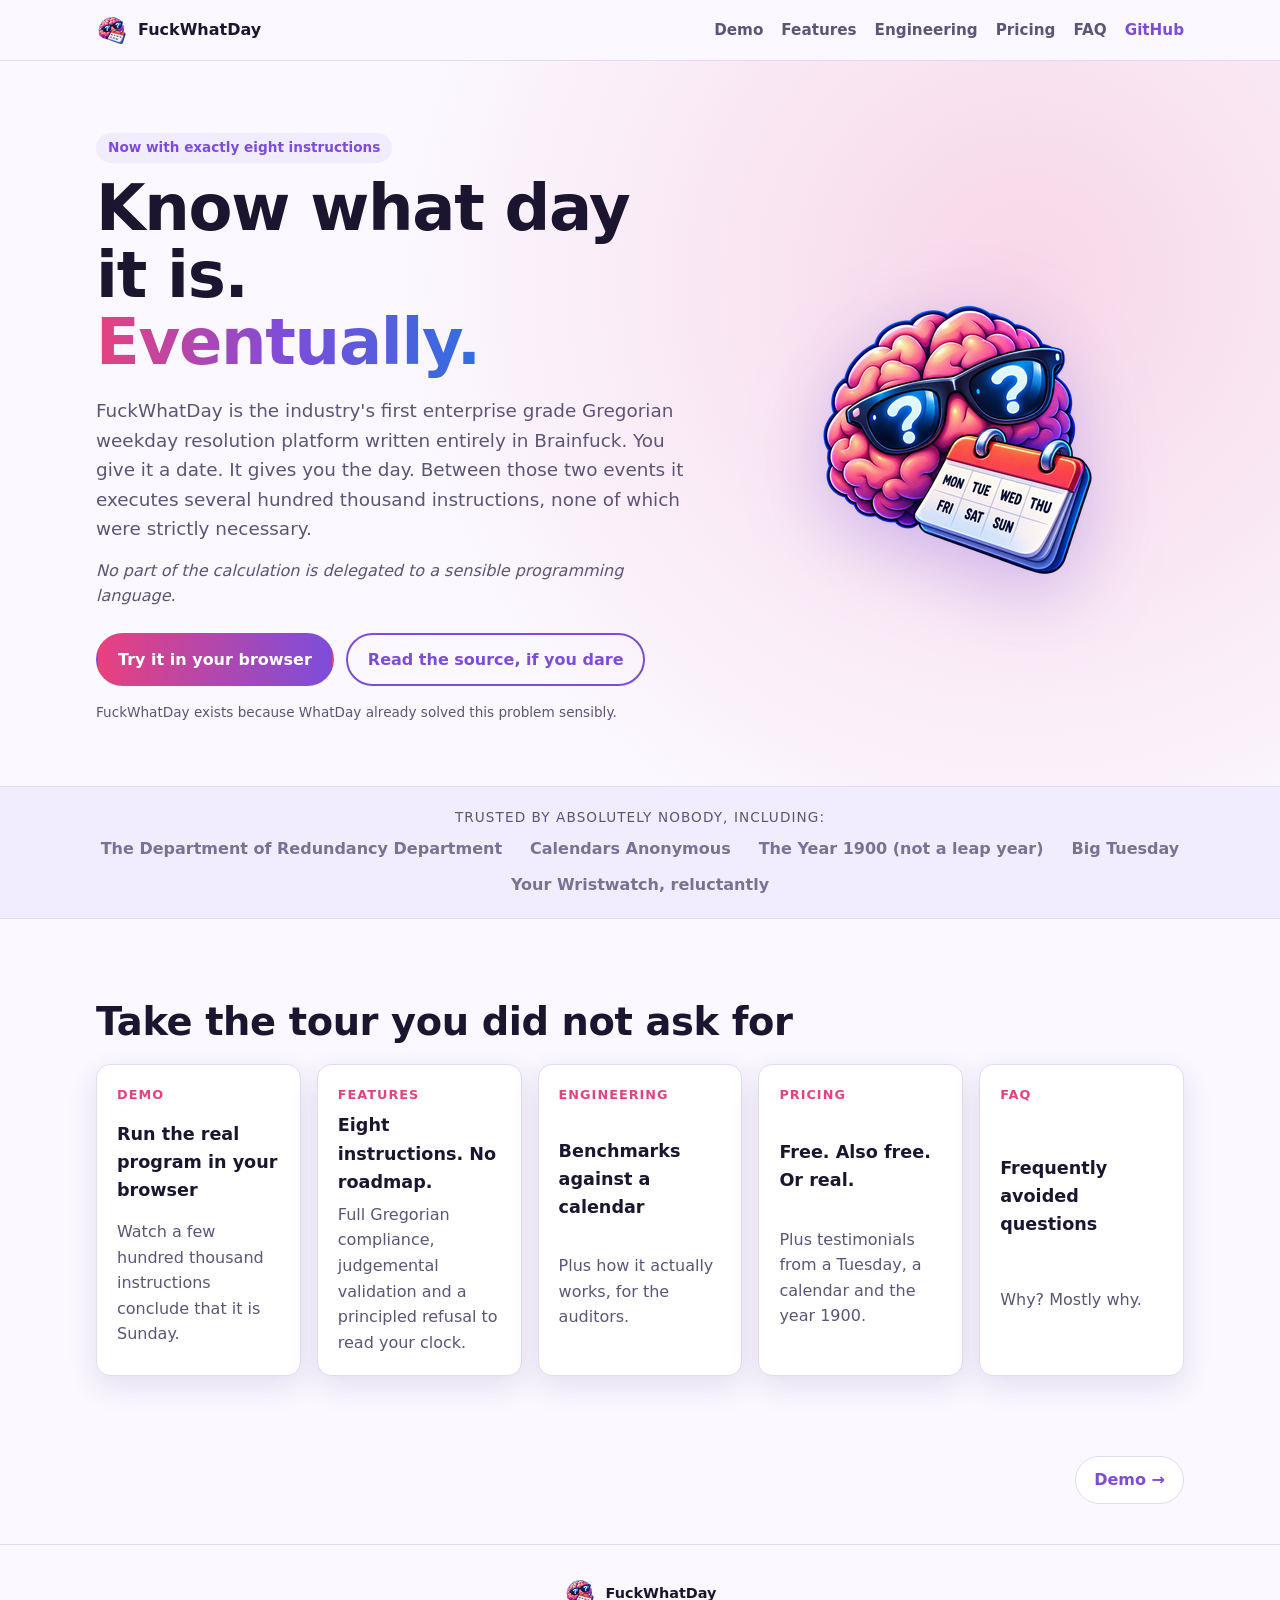
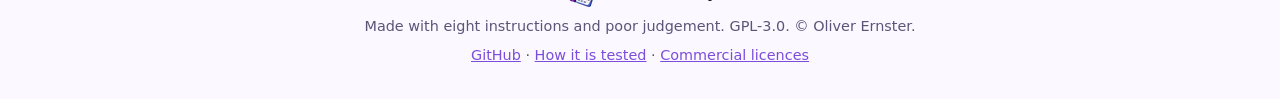
<file: docs/index.html>
<!doctype html>
<html lang="en-GB">
<head>
  <meta charset="utf-8">
  <meta name="viewport" content="width=device-width, initial-scale=1">
  <title>FuckWhatDay: enterprise weekday resolution, in Brainfuck</title>
  <meta name="description" content="A Gregorian day of week calculator written in Brainfuck. No part of the calculation is delegated to a sensible programming language.">
  <link rel="icon" type="image/png" sizes="32x32" href="img/favicon-32.png">
  <link rel="apple-touch-icon" href="img/apple-touch-icon.png">
  <meta property="og:title" content="FuckWhatDay: enterprise weekday resolution, in Brainfuck">
  <meta property="og:description" content="A Gregorian day of week calculator written in Brainfuck. No part of the calculation is delegated to a sensible programming language.">
  <meta property="og:image" content="https://ernster.dev/FuckWhatDay/img/icon-320.png">
  <link rel="canonical" href="https://ernster.dev/FuckWhatDay/">
  <meta name="robots" content="index, follow, max-image-preview:large, max-snippet:-1, max-video-preview:-1">
  <meta property="og:type" content="website">
  <meta property="og:site_name" content="FuckWhatDay">
  <meta property="og:url" content="https://ernster.dev/FuckWhatDay/">
  <meta property="og:image:type" content="image/png">
  <meta property="og:image:width" content="320">
  <meta property="og:image:height" content="320">
  <meta property="og:image:alt" content="FuckWhatDay app icon">
  <meta property="og:locale" content="en_GB">
  <meta name="twitter:card" content="summary">
  <meta name="twitter:title" content="FuckWhatDay: enterprise weekday resolution, in Brainfuck">
  <meta name="twitter:description" content="A Gregorian day of week calculator written in Brainfuck. No part of the calculation is delegated to a sensible programming language.">
  <meta name="twitter:image" content="https://ernster.dev/FuckWhatDay/img/icon-320.png">
  <meta name="twitter:image:alt" content="FuckWhatDay app icon">
  <script type="application/ld+json">
  {
    "@context": "https://schema.org",
    "@type": "SoftwareApplication",
    "name": "FuckWhatDay",
    "applicationCategory": "DeveloperApplication",
    "operatingSystem": "Any modern web browser",
    "description": "A Gregorian day-of-week calculator written in Brainfuck, with a live demo that runs the real program in your browser.",
    "url": "https://ernster.dev/FuckWhatDay/",
    "image": "https://ernster.dev/FuckWhatDay/img/icon-320.png",
    "author": {
      "@type": "Person",
      "name": "Oliver Ernster",
      "url": "https://ernster.dev"
    },
    "license": "https://www.gnu.org/licenses/gpl-3.0.html",
    "codeRepository": "https://github.com/oernster/FuckWhatDay",
    "offers": {
      "@type": "Offer",
      "price": "0",
      "priceCurrency": "GBP"
    }
  }
  </script>
  <link rel="stylesheet" href="style.css">
  <script>window.goatcounter = {path: function (p) { return location.host + p }}</script>
  <script data-goatcounter="https://oernster.goatcounter.com/count" async src="https://gc.zgo.at/count.js"></script>
</head>
<body>
<!-- Generated by tools/site.py from site/layout.html and site/pages; edit those. -->

<header class="nav">
  <div class="wrap nav-inner">
    <a class="brand" href="index.html">
      <img src="img/favicon-32.png" width="32" height="32" alt="">
      <span>FuckWhatDay</span>
    </a>
    <nav class="nav-links" aria-label="Pages">
      <a href="demo.html">Demo</a>
      <a href="features.html">Features</a>
      <a href="engineering.html">Engineering</a>
      <a href="pricing.html">Pricing</a>
      <a href="faq.html">FAQ</a>
      <a class="nav-cta" href="https://github.com/oernster/FuckWhatDay">GitHub</a>
    </nav>
  </div>
</header>

<main>
<section class="hero">
  <div class="wrap hero-inner">
    <div class="hero-copy">
      <p class="eyebrow">Now with exactly eight instructions</p>
      <h1>Know what day it is.<br><span class="gradient-text">Eventually.</span></h1>
      <p class="lede">
        FuckWhatDay is the industry's first enterprise grade Gregorian weekday
        resolution platform written entirely in Brainfuck. You give it a date.
        It gives you the day. Between those two events it executes several
        hundred thousand instructions, none of which were strictly necessary.
      </p>
      <p class="lede small">
        No part of the calculation is delegated to a sensible programming
        language.
      </p>
      <div class="cta-row">
        <a class="button primary" href="demo.html">Try it in your browser</a>
        <a class="button ghost" href="https://github.com/oernster/FuckWhatDay">Read the source, if you dare</a>
      </div>
      <p class="fineprint">
        FuckWhatDay exists because WhatDay already solved this problem sensibly.
      </p>
    </div>
    <div class="hero-art">
      <img src="img/icon-320.png" width="320" height="320"
           alt="A pink brain wearing sunglasses with question marks in the lenses, holding a calendar">
    </div>
  </div>
</section>

<section class="trust">
  <div class="wrap">
    <p class="trust-label">Trusted by absolutely nobody, including:</p>
    <ul class="trust-logos">
      <li>The Department of Redundancy Department</li>
      <li>Calendars Anonymous</li>
      <li>The Year 1900 (not a leap year)</li>
      <li>Big Tuesday</li>
      <li>Your Wristwatch, reluctantly</li>
    </ul>
  </div>
</section>

<section class="section">
  <div class="wrap">
    <h2>Take the tour you did not ask for</h2>
    <div class="tour-grid">
      <a class="tour" href="demo.html">
        <span class="tour-kicker">Demo</span>
        <strong>Run the real program in your browser</strong>
        <span>Watch a few hundred thousand instructions conclude that it is Sunday.</span>
      </a>
      <a class="tour" href="features.html">
        <span class="tour-kicker">Features</span>
        <strong>Eight instructions. No roadmap.</strong>
        <span>Full Gregorian compliance, judgemental validation and a principled refusal to read your clock.</span>
      </a>
      <a class="tour" href="engineering.html">
        <span class="tour-kicker">Engineering</span>
        <strong>Benchmarks against a calendar</strong>
        <span>Plus how it actually works, for the auditors.</span>
      </a>
      <a class="tour" href="pricing.html">
        <span class="tour-kicker">Pricing</span>
        <strong>Free. Also free. Or real.</strong>
        <span>Plus testimonials from a Tuesday, a calendar and the year 1900.</span>
      </a>
      <a class="tour" href="faq.html">
        <span class="tour-kicker">FAQ</span>
        <strong>Frequently avoided questions</strong>
        <span>Why? Mostly why.</span>
      </a>
    </div>
  </div>
</section>
</main>

<nav class="pager wrap" aria-label="Next and previous page">
    <a class="pager-next" href="demo.html">Demo &rarr;</a>
</nav>

<footer class="footer">
  <div class="wrap footer-inner">
    <div class="brand">
      <img src="img/favicon-32.png" width="32" height="32" alt="">
      <span>FuckWhatDay</span>
    </div>
    <p>Made with eight instructions and poor judgement. GPL-3.0. &copy; Oliver Ernster.</p>
    <p><a href="https://github.com/oernster/FuckWhatDay">GitHub</a> &middot; <a href="https://github.com/oernster/FuckWhatDay/blob/main/TESTING.md">How it is tested</a> &middot; <a href="https://ernster.dev/commercial-licensing.html">Commercial licences</a></p>
  </div>
</footer>


</body>
</html>
</file>
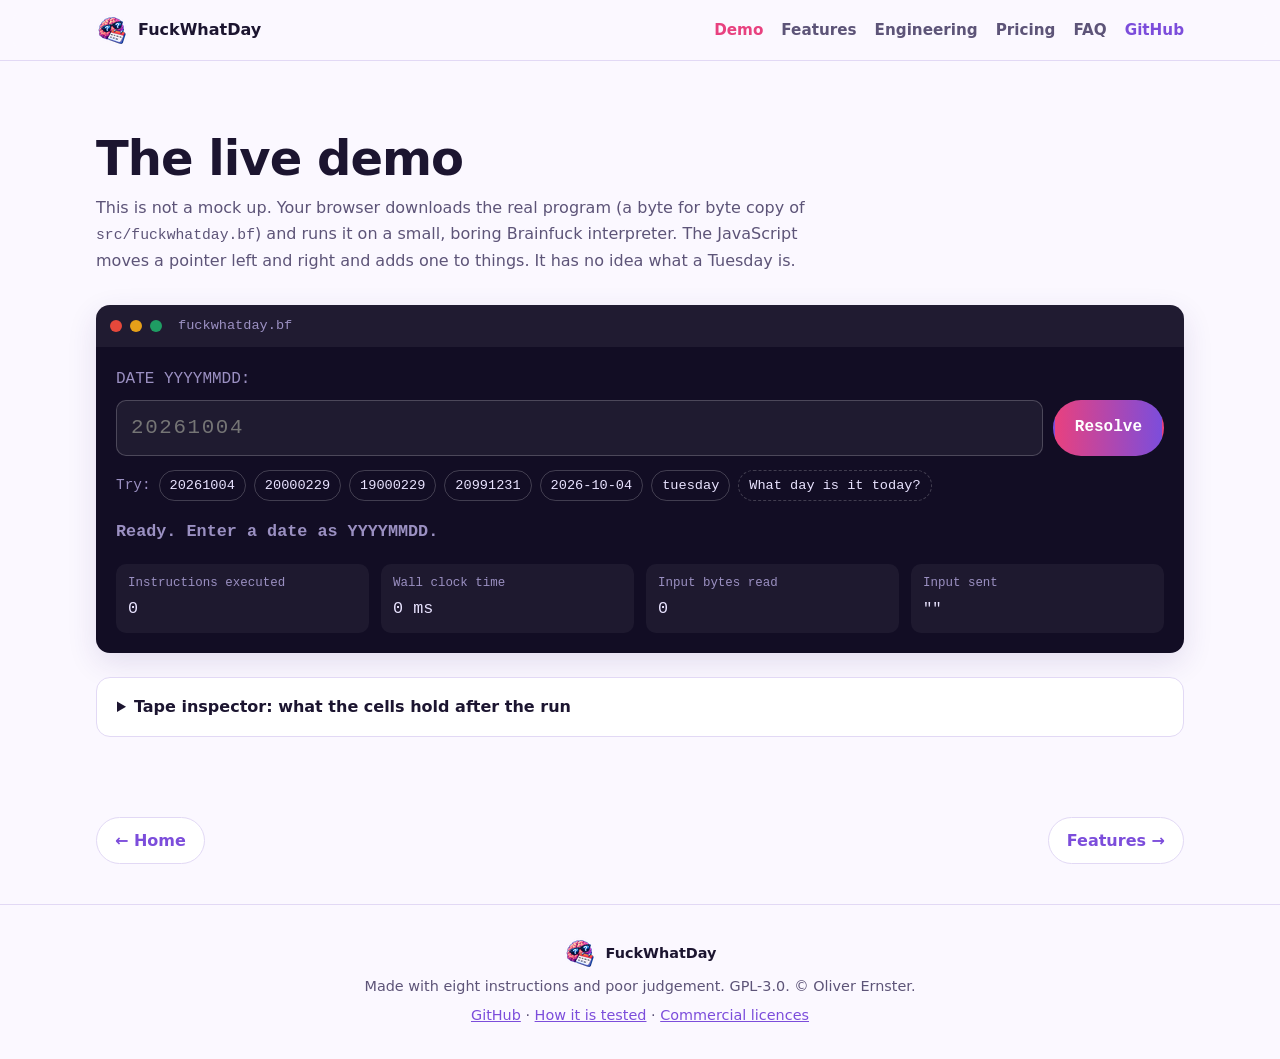
<file: docs/demo.html>
<!doctype html>
<html lang="en-GB">
<head>
  <meta charset="utf-8">
  <meta name="viewport" content="width=device-width, initial-scale=1">
  <title>Live demo | FuckWhatDay</title>
  <meta name="description" content="Run the real FuckWhatDay Brainfuck program in your browser.">
  <link rel="icon" type="image/png" sizes="32x32" href="img/favicon-32.png">
  <link rel="apple-touch-icon" href="img/apple-touch-icon.png">
  <meta property="og:title" content="Live demo | FuckWhatDay">
  <meta property="og:description" content="Run the real FuckWhatDay Brainfuck program in your browser.">
  <meta property="og:image" content="https://ernster.dev/FuckWhatDay/img/icon-320.png">
  <link rel="canonical" href="https://ernster.dev/FuckWhatDay/demo.html">
  <meta name="robots" content="index, follow, max-image-preview:large, max-snippet:-1, max-video-preview:-1">
  <meta property="og:type" content="website">
  <meta property="og:site_name" content="FuckWhatDay">
  <meta property="og:url" content="https://ernster.dev/FuckWhatDay/demo.html">
  <meta property="og:image:type" content="image/png">
  <meta property="og:image:width" content="320">
  <meta property="og:image:height" content="320">
  <meta property="og:image:alt" content="FuckWhatDay app icon">
  <meta property="og:locale" content="en_GB">
  <meta name="twitter:card" content="summary">
  <meta name="twitter:title" content="Live demo | FuckWhatDay">
  <meta name="twitter:description" content="Run the real FuckWhatDay Brainfuck program in your browser.">
  <meta name="twitter:image" content="https://ernster.dev/FuckWhatDay/img/icon-320.png">
  <meta name="twitter:image:alt" content="FuckWhatDay app icon">
  <link rel="stylesheet" href="style.css">
  <script>window.goatcounter = {path: function (p) { return location.host + p }}</script>
  <script data-goatcounter="https://oernster.goatcounter.com/count" async src="https://gc.zgo.at/count.js"></script>
</head>
<body>
<!-- Generated by tools/site.py from site/layout.html and site/pages; edit those. -->

<header class="nav">
  <div class="wrap nav-inner">
    <a class="brand" href="index.html">
      <img src="img/favicon-32.png" width="32" height="32" alt="">
      <span>FuckWhatDay</span>
    </a>
    <nav class="nav-links" aria-label="Pages">
      <a href="demo.html" aria-current="page">Demo</a>
      <a href="features.html">Features</a>
      <a href="engineering.html">Engineering</a>
      <a href="pricing.html">Pricing</a>
      <a href="faq.html">FAQ</a>
      <a class="nav-cta" href="https://github.com/oernster/FuckWhatDay">GitHub</a>
    </nav>
  </div>
</header>

<main>
<section class="section page-head">
  <div class="wrap">
    <h1>The live demo</h1>
    <p class="section-lede">
      This is not a mock up. Your browser downloads the real program (a byte
      for byte copy of <code>src/fuckwhatday.bf</code>) and runs it on a
      small, boring Brainfuck interpreter. The JavaScript moves a pointer
      left and right and adds one to things. It has no idea what a Tuesday is.
    </p>

    <div class="demo">
      <div class="terminal">
        <div class="terminal-bar">
          <span class="dot red"></span><span class="dot amber"></span><span class="dot green"></span>
          <span class="terminal-title">fuckwhatday.bf</span>
        </div>
        <form id="demo-form" class="terminal-body" autocomplete="off">
          <label for="demo-input" class="prompt">DATE YYYYMMDD:</label>
          <div class="input-row">
            <input id="demo-input" name="date" inputmode="numeric" maxlength="16"
                   placeholder="20261004" spellcheck="false">
            <button id="demo-run" class="button primary" type="submit" disabled>Resolve</button>
          </div>
          <div class="try-row">
            <span>Try:</span>
            <button type="button" class="chip" data-try="20261004">20261004</button>
            <button type="button" class="chip" data-try="20000229">20000229</button>
            <button type="button" class="chip" data-try="19000229">19000229</button>
            <button type="button" class="chip" data-try="20991231">20991231</button>
            <button type="button" class="chip" data-try="2026-10-04">2026-10-04</button>
            <button type="button" class="chip" data-try="tuesday">tuesday</button>
            <button type="button" id="demo-today" class="chip chip-today">What day is it today?</button>
          </div>
          <p id="demo-result" class="result is-idle" role="status" aria-live="polite">Loading the program...</p>
          <dl class="demo-stats">
            <div><dt>Instructions executed</dt><dd id="demo-steps">0</dd></div>
            <div><dt>Wall clock time</dt><dd id="demo-time">0 ms</dd></div>
            <div><dt>Input bytes read</dt><dd id="demo-consumed">0</dd></div>
            <div><dt>Input sent</dt><dd><code id="demo-echo">""</code></dd></div>
          </dl>
        </form>
      </div>

      <details class="tape">
        <summary>Tape inspector: what the cells hold after the run</summary>
        <p class="tape-note">
          Every named cell from the tape map in ARCHITECTURE.md, read straight
          off the interpreter's tape once the program stops. Watch
          <code>leap</code> refuse to become 1 for 1900.
        </p>
        <div class="table-scroll">
          <table>
            <thead><tr><th>Cell</th><th>Name</th><th>Value</th><th>Holds</th></tr></thead>
            <tbody id="tape-body"></tbody>
          </table>
        </div>
      </details>
    </div>
  </div>
</section>
</main>

<nav class="pager wrap" aria-label="Next and previous page">
    <a class="pager-prev" href="index.html">&larr; Home</a>
    <a class="pager-next" href="features.html">Features &rarr;</a>
</nav>

<footer class="footer">
  <div class="wrap footer-inner">
    <div class="brand">
      <img src="img/favicon-32.png" width="32" height="32" alt="">
      <span>FuckWhatDay</span>
    </div>
    <p>Made with eight instructions and poor judgement. GPL-3.0. &copy; Oliver Ernster.</p>
    <p><a href="https://github.com/oernster/FuckWhatDay">GitHub</a> &middot; <a href="https://github.com/oernster/FuckWhatDay/blob/main/TESTING.md">How it is tested</a> &middot; <a href="https://ernster.dev/commercial-licensing.html">Commercial licences</a></p>
  </div>
</footer>

<script src="bf.js"></script>
<script src="site.js"></script>
</body>
</html>
</file>
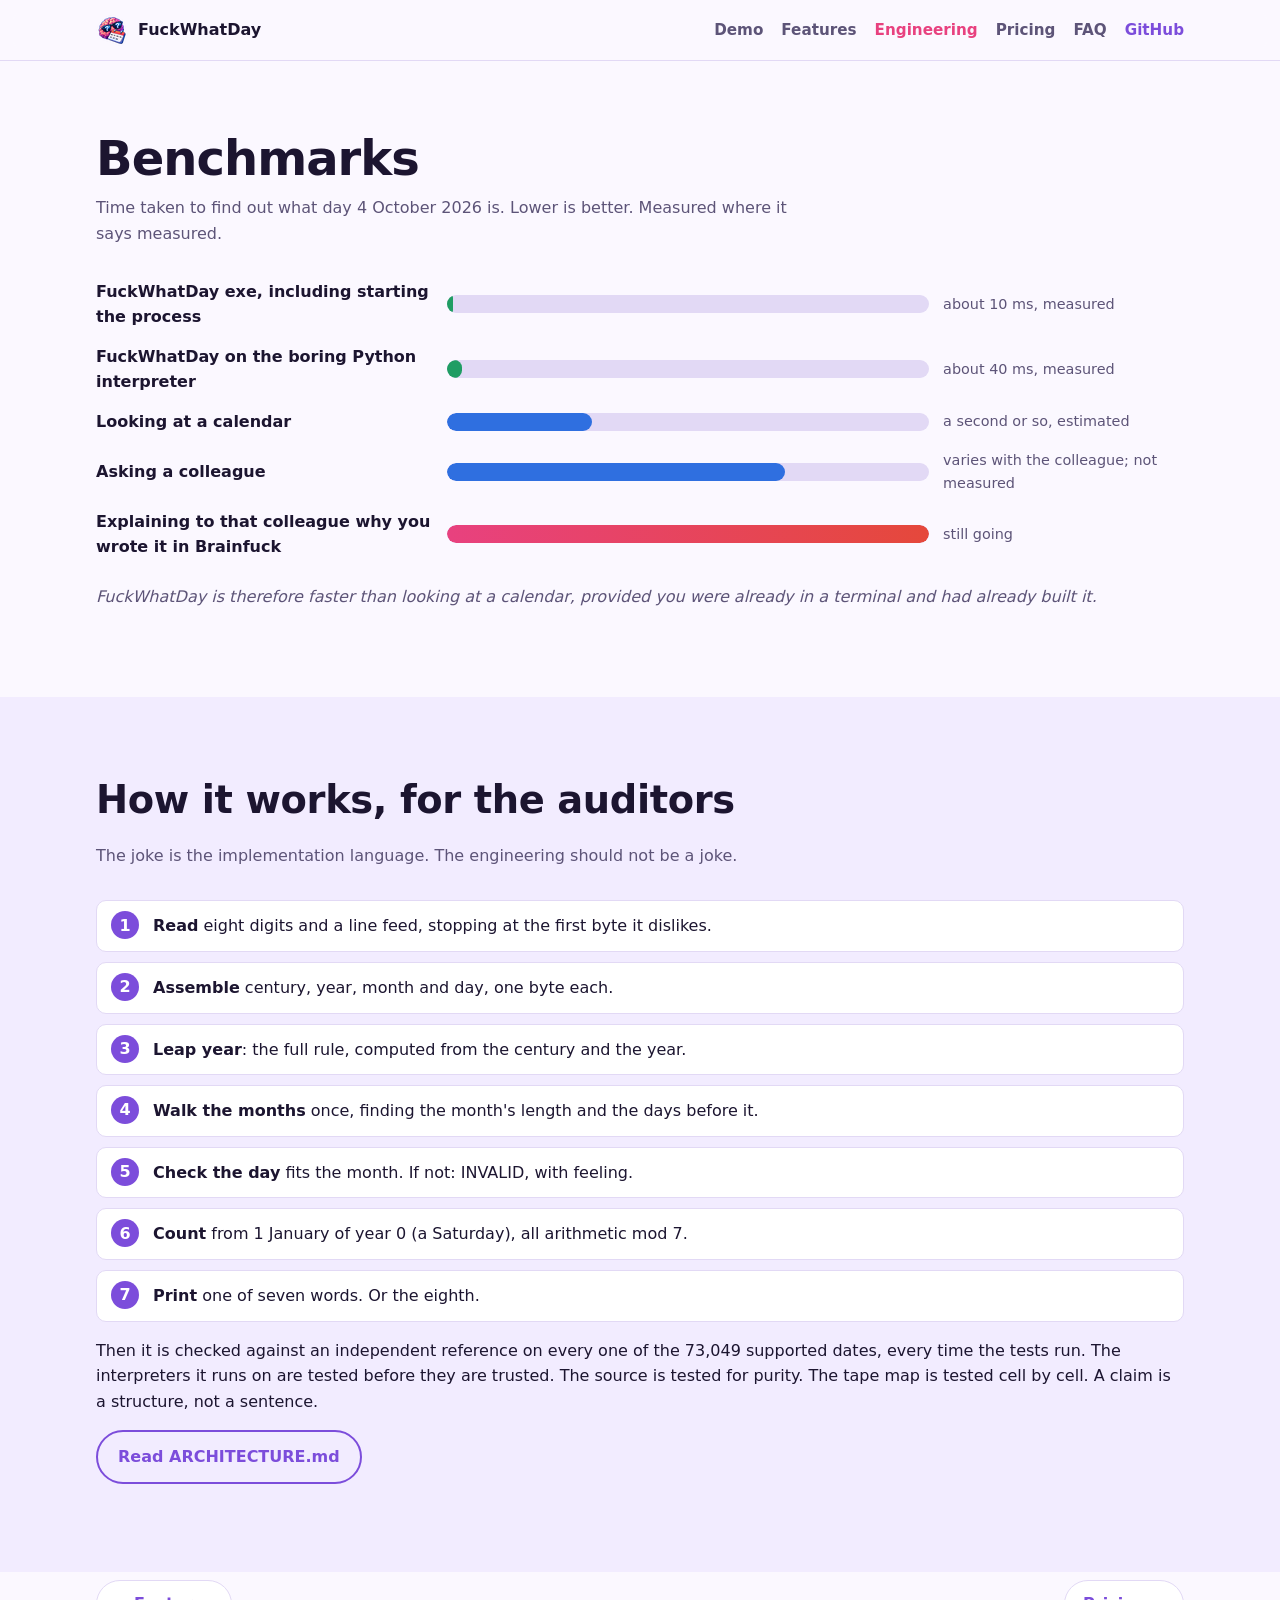
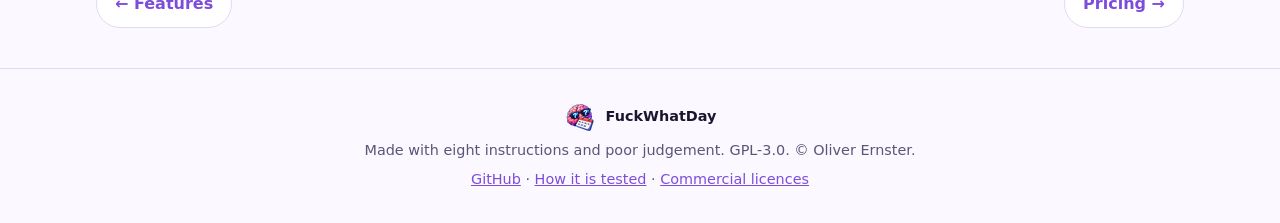
<file: docs/engineering.html>
<!doctype html>
<html lang="en-GB">
<head>
  <meta charset="utf-8">
  <meta name="viewport" content="width=device-width, initial-scale=1">
  <title>Engineering | FuckWhatDay</title>
  <meta name="description" content="Benchmarks nobody asked for and how the thing actually works.">
  <link rel="icon" type="image/png" sizes="32x32" href="img/favicon-32.png">
  <link rel="apple-touch-icon" href="img/apple-touch-icon.png">
  <meta property="og:title" content="Engineering | FuckWhatDay">
  <meta property="og:description" content="Benchmarks nobody asked for and how the thing actually works.">
  <meta property="og:image" content="https://ernster.dev/FuckWhatDay/img/icon-320.png">
  <link rel="canonical" href="https://ernster.dev/FuckWhatDay/engineering.html">
  <meta name="robots" content="index, follow, max-image-preview:large, max-snippet:-1, max-video-preview:-1">
  <meta property="og:type" content="website">
  <meta property="og:site_name" content="FuckWhatDay">
  <meta property="og:url" content="https://ernster.dev/FuckWhatDay/engineering.html">
  <meta property="og:image:type" content="image/png">
  <meta property="og:image:width" content="320">
  <meta property="og:image:height" content="320">
  <meta property="og:image:alt" content="FuckWhatDay app icon">
  <meta property="og:locale" content="en_GB">
  <meta name="twitter:card" content="summary">
  <meta name="twitter:title" content="Engineering | FuckWhatDay">
  <meta name="twitter:description" content="Benchmarks nobody asked for and how the thing actually works.">
  <meta name="twitter:image" content="https://ernster.dev/FuckWhatDay/img/icon-320.png">
  <meta name="twitter:image:alt" content="FuckWhatDay app icon">
  <link rel="stylesheet" href="style.css">
  <script>window.goatcounter = {path: function (p) { return location.host + p }}</script>
  <script data-goatcounter="https://oernster.goatcounter.com/count" async src="https://gc.zgo.at/count.js"></script>
</head>
<body>
<!-- Generated by tools/site.py from site/layout.html and site/pages; edit those. -->

<header class="nav">
  <div class="wrap nav-inner">
    <a class="brand" href="index.html">
      <img src="img/favicon-32.png" width="32" height="32" alt="">
      <span>FuckWhatDay</span>
    </a>
    <nav class="nav-links" aria-label="Pages">
      <a href="demo.html">Demo</a>
      <a href="features.html">Features</a>
      <a href="engineering.html" aria-current="page">Engineering</a>
      <a href="pricing.html">Pricing</a>
      <a href="faq.html">FAQ</a>
      <a class="nav-cta" href="https://github.com/oernster/FuckWhatDay">GitHub</a>
    </nav>
  </div>
</header>

<main>
<section class="section page-head benchmarks">
  <div class="wrap">
    <h1>Benchmarks</h1>
    <p class="section-lede">Time taken to find out what day 4 October 2026 is. Lower is better. Measured where it says measured.</p>
    <div class="bars">
      <div class="bar-row">
        <span class="bar-label">FuckWhatDay exe, including starting the process</span>
        <span class="bar"><span class="bar-fill fwd" style="--w: 1%"></span></span>
        <span class="bar-value">about 10 ms, measured</span>
      </div>
      <div class="bar-row">
        <span class="bar-label">FuckWhatDay on the boring Python interpreter</span>
        <span class="bar"><span class="bar-fill fwd" style="--w: 3%"></span></span>
        <span class="bar-value">about 40 ms, measured</span>
      </div>
      <div class="bar-row">
        <span class="bar-label">Looking at a calendar</span>
        <span class="bar"><span class="bar-fill other" style="--w: 30%"></span></span>
        <span class="bar-value">a second or so, estimated</span>
      </div>
      <div class="bar-row">
        <span class="bar-label">Asking a colleague</span>
        <span class="bar"><span class="bar-fill other" style="--w: 70%"></span></span>
        <span class="bar-value">varies with the colleague; not measured</span>
      </div>
      <div class="bar-row">
        <span class="bar-label">Explaining to that colleague why you wrote it in Brainfuck</span>
        <span class="bar"><span class="bar-fill worst" style="--w: 100%"></span></span>
        <span class="bar-value">still going</span>
      </div>
    </div>
    <p class="footnote">FuckWhatDay is therefore faster than looking at a calendar, provided you were already in a terminal and had already built it.</p>
  </div>
</section>

<section class="section how">
  <div class="wrap">
    <h2>How it works, for the auditors</h2>
    <p class="section-lede">The joke is the implementation language. The engineering should not be a joke.</p>
    <ol class="pipeline">
      <li><strong>Read</strong> eight digits and a line feed, stopping at the first byte it dislikes.</li>
      <li><strong>Assemble</strong> century, year, month and day, one byte each.</li>
      <li><strong>Leap year</strong>: the full rule, computed from the century and the year.</li>
      <li><strong>Walk the months</strong> once, finding the month's length and the days before it.</li>
      <li><strong>Check the day</strong> fits the month. If not: INVALID, with feeling.</li>
      <li><strong>Count</strong> from 1 January of year 0 (a Saturday), all arithmetic mod 7.</li>
      <li><strong>Print</strong> one of seven words. Or the eighth.</li>
    </ol>
    <p>
      Then it is checked against an independent reference on every one of the
      73,049 supported dates, every time the tests run. The interpreters it
      runs on are tested before they are trusted. The source is tested for
      purity. The tape map is tested cell by cell. A claim is a structure, not
      a sentence.
    </p>
    <p><a class="button ghost" href="https://github.com/oernster/FuckWhatDay/blob/main/ARCHITECTURE.md">Read ARCHITECTURE.md</a></p>
  </div>
</section>
</main>

<nav class="pager wrap" aria-label="Next and previous page">
    <a class="pager-prev" href="features.html">&larr; Features</a>
    <a class="pager-next" href="pricing.html">Pricing &rarr;</a>
</nav>

<footer class="footer">
  <div class="wrap footer-inner">
    <div class="brand">
      <img src="img/favicon-32.png" width="32" height="32" alt="">
      <span>FuckWhatDay</span>
    </div>
    <p>Made with eight instructions and poor judgement. GPL-3.0. &copy; Oliver Ernster.</p>
    <p><a href="https://github.com/oernster/FuckWhatDay">GitHub</a> &middot; <a href="https://github.com/oernster/FuckWhatDay/blob/main/TESTING.md">How it is tested</a> &middot; <a href="https://ernster.dev/commercial-licensing.html">Commercial licences</a></p>
  </div>
</footer>


</body>
</html>
</file>
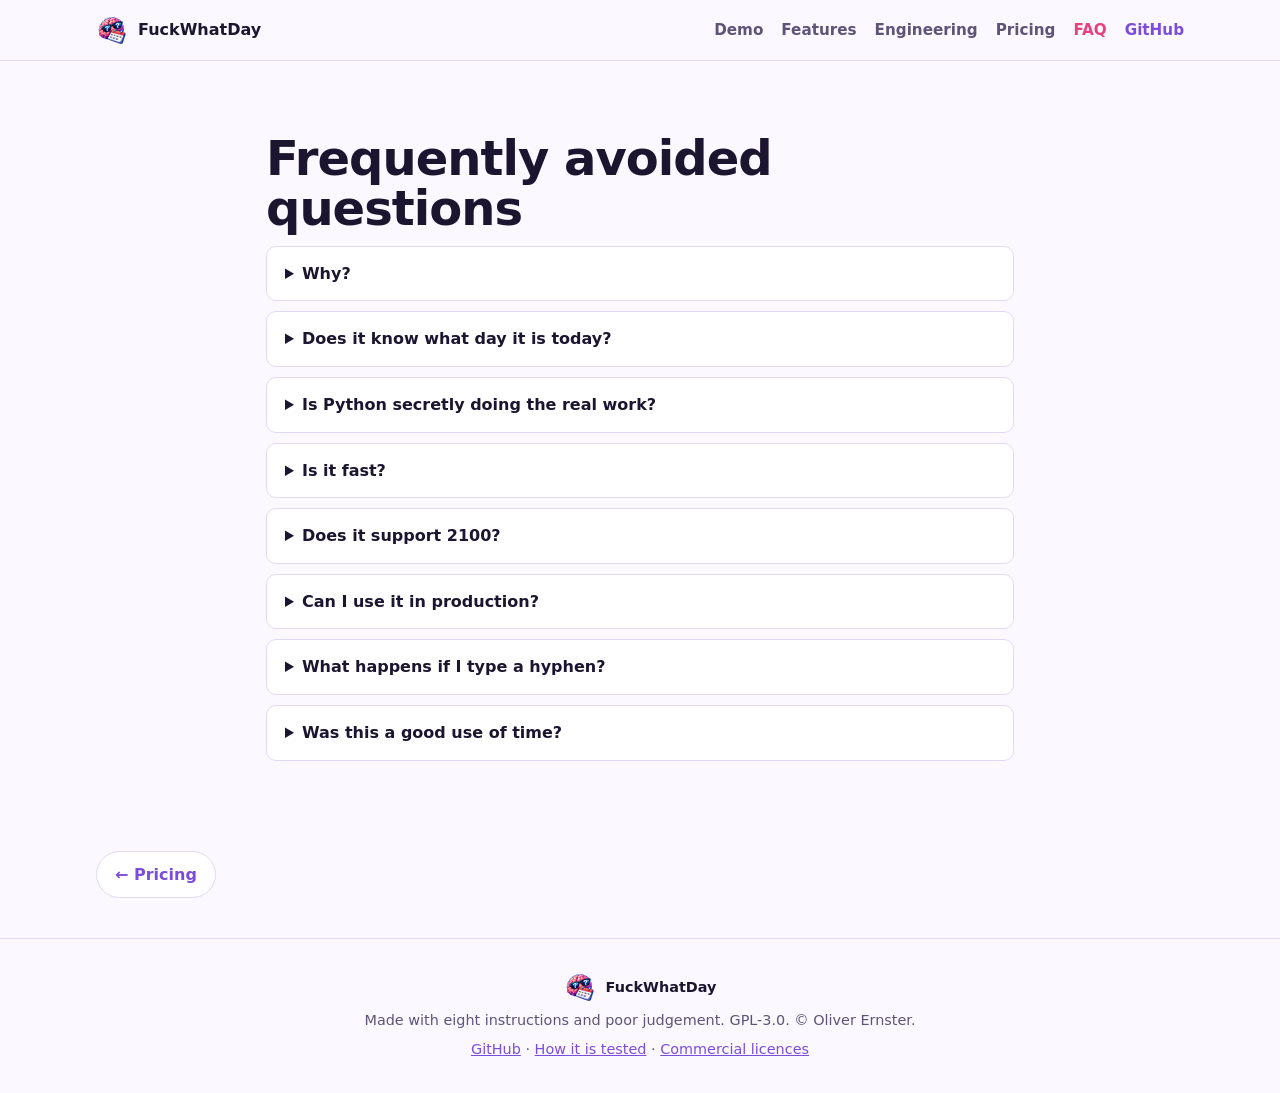
<file: docs/faq.html>
<!doctype html>
<html lang="en-GB">
<head>
  <meta charset="utf-8">
  <meta name="viewport" content="width=device-width, initial-scale=1">
  <title>FAQ | FuckWhatDay</title>
  <meta name="description" content="Frequently avoided questions about FuckWhatDay.">
  <link rel="icon" type="image/png" sizes="32x32" href="img/favicon-32.png">
  <link rel="apple-touch-icon" href="img/apple-touch-icon.png">
  <meta property="og:title" content="FAQ | FuckWhatDay">
  <meta property="og:description" content="Frequently avoided questions about FuckWhatDay.">
  <meta property="og:image" content="https://ernster.dev/FuckWhatDay/img/icon-320.png">
  <link rel="canonical" href="https://ernster.dev/FuckWhatDay/faq.html">
  <meta name="robots" content="index, follow, max-image-preview:large, max-snippet:-1, max-video-preview:-1">
  <meta property="og:type" content="website">
  <meta property="og:site_name" content="FuckWhatDay">
  <meta property="og:url" content="https://ernster.dev/FuckWhatDay/faq.html">
  <meta property="og:image:type" content="image/png">
  <meta property="og:image:width" content="320">
  <meta property="og:image:height" content="320">
  <meta property="og:image:alt" content="FuckWhatDay app icon">
  <meta property="og:locale" content="en_GB">
  <meta name="twitter:card" content="summary">
  <meta name="twitter:title" content="FAQ | FuckWhatDay">
  <meta name="twitter:description" content="Frequently avoided questions about FuckWhatDay.">
  <meta name="twitter:image" content="https://ernster.dev/FuckWhatDay/img/icon-320.png">
  <meta name="twitter:image:alt" content="FuckWhatDay app icon">
  <link rel="stylesheet" href="style.css">
  <script>window.goatcounter = {path: function (p) { return location.host + p }}</script>
  <script data-goatcounter="https://oernster.goatcounter.com/count" async src="https://gc.zgo.at/count.js"></script>
</head>
<body>
<!-- Generated by tools/site.py from site/layout.html and site/pages; edit those. -->

<header class="nav">
  <div class="wrap nav-inner">
    <a class="brand" href="index.html">
      <img src="img/favicon-32.png" width="32" height="32" alt="">
      <span>FuckWhatDay</span>
    </a>
    <nav class="nav-links" aria-label="Pages">
      <a href="demo.html">Demo</a>
      <a href="features.html">Features</a>
      <a href="engineering.html">Engineering</a>
      <a href="pricing.html">Pricing</a>
      <a href="faq.html" aria-current="page">FAQ</a>
      <a class="nav-cta" href="https://github.com/oernster/FuckWhatDay">GitHub</a>
    </nav>
  </div>
</header>

<main>
<section class="section page-head faq">
  <div class="wrap narrow">
    <h1>Frequently avoided questions</h1>
    <details>
      <summary>Why?</summary>
      <p>WhatDay already solved this problem sensibly. Someone had to solve it the other way, so that the sensible way would have something to be compared with.</p>
    </details>
    <details>
      <summary>Does it know what day it is today?</summary>
      <p>No. It has no clock and never will. You tell it a date; it tells you the day. If you need today's date, try a window.</p>
    </details>
    <details>
      <summary>Is Python secretly doing the real work?</summary>
      <p>No. Python generates the Brainfuck, tests it and runs it. It never sees a date while generating it; the calculation happens only when the Brainfuck runs. A structural test fails if the generator so much as imports the datetime module. The <a href="demo.html">demo</a> proves the point another way: it runs on JavaScript that has never heard of Tuesday.</p>
    </details>
    <details>
      <summary>Is it fast?</summary>
      <p>It executes up to <span data-claim="max-steps">567,392</span> instructions to answer a question your phone answers with none. On the other hand, the exe still finishes in about 10 ms, so it is fast in the way that a very large number of very small mistakes can be fast.</p>
    </details>
    <details>
      <summary>Does it support 2100?</summary>
      <p>No. The supported range is 1900 to 2099. 2100 is not a leap year either, so the two of you have more in common than you think.</p>
    </details>
    <details>
      <summary>Can I use it in production?</summary>
      <p>You can. We cannot stop you. Every supported date has been tested, so it would at least be correct, which is more than can be said for the decision.</p>
    </details>
    <details>
      <summary>What happens if I type a hyphen?</summary>
      <p>INVALID. The format is YYYYMMDD. The program reads eight digits and a terminator; if anything else turns up it stops reading and says so. Try it in the <a href="demo.html">demo</a>; it is quite satisfying.</p>
    </details>
    <details>
      <summary>Was this a good use of time?</summary>
      <p>The README lists "make sensible use of engineering time" under "What it does not do". We stand by the README.</p>
    </details>
  </div>
</section>
</main>

<nav class="pager wrap" aria-label="Next and previous page">
    <a class="pager-prev" href="pricing.html">&larr; Pricing</a>
</nav>

<footer class="footer">
  <div class="wrap footer-inner">
    <div class="brand">
      <img src="img/favicon-32.png" width="32" height="32" alt="">
      <span>FuckWhatDay</span>
    </div>
    <p>Made with eight instructions and poor judgement. GPL-3.0. &copy; Oliver Ernster.</p>
    <p><a href="https://github.com/oernster/FuckWhatDay">GitHub</a> &middot; <a href="https://github.com/oernster/FuckWhatDay/blob/main/TESTING.md">How it is tested</a> &middot; <a href="https://ernster.dev/commercial-licensing.html">Commercial licences</a></p>
  </div>
</footer>


</body>
</html>
</file>
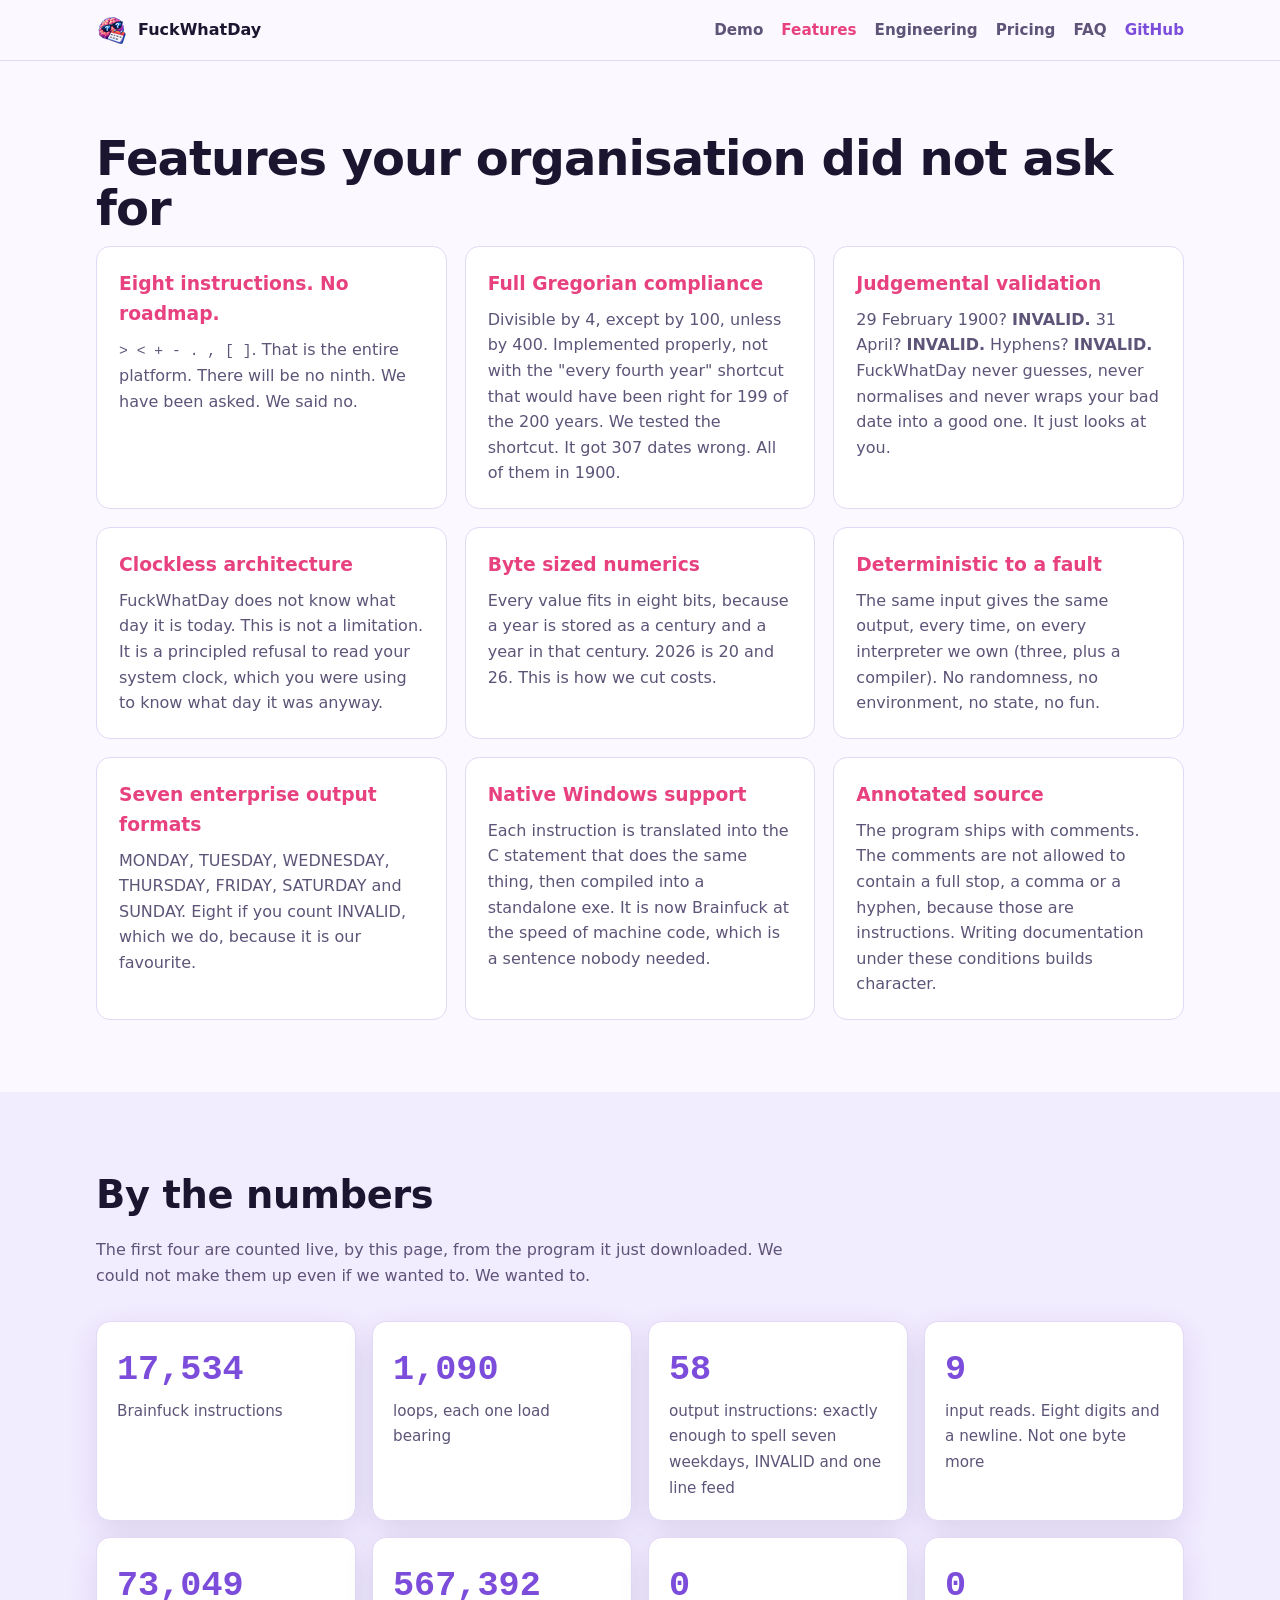
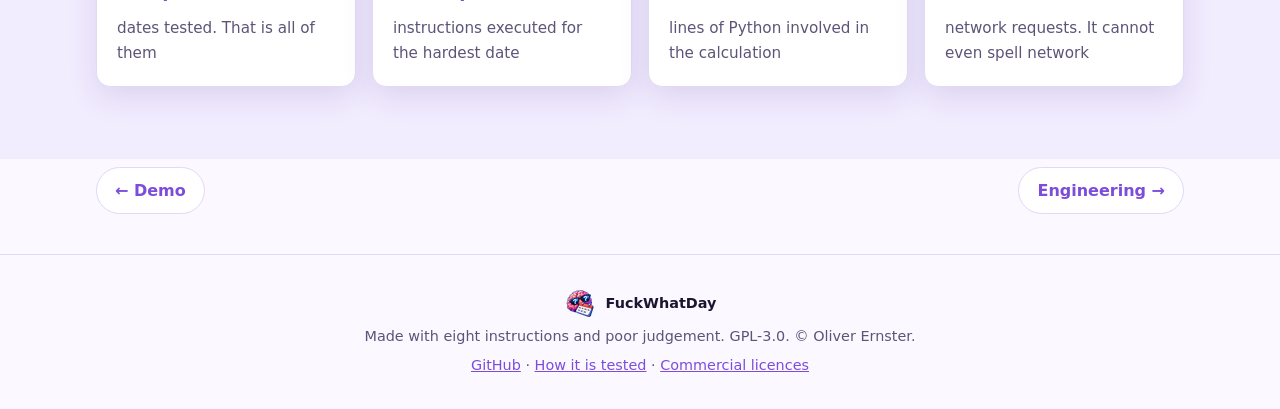
<file: docs/features.html>
<!doctype html>
<html lang="en-GB">
<head>
  <meta charset="utf-8">
  <meta name="viewport" content="width=device-width, initial-scale=1">
  <title>Features | FuckWhatDay</title>
  <meta name="description" content="Eight instructions, seven weekdays and a great deal of validation.">
  <link rel="icon" type="image/png" sizes="32x32" href="img/favicon-32.png">
  <link rel="apple-touch-icon" href="img/apple-touch-icon.png">
  <meta property="og:title" content="Features | FuckWhatDay">
  <meta property="og:description" content="Eight instructions, seven weekdays and a great deal of validation.">
  <meta property="og:image" content="https://ernster.dev/FuckWhatDay/img/icon-320.png">
  <link rel="canonical" href="https://ernster.dev/FuckWhatDay/features.html">
  <meta name="robots" content="index, follow, max-image-preview:large, max-snippet:-1, max-video-preview:-1">
  <meta property="og:type" content="website">
  <meta property="og:site_name" content="FuckWhatDay">
  <meta property="og:url" content="https://ernster.dev/FuckWhatDay/features.html">
  <meta property="og:image:type" content="image/png">
  <meta property="og:image:width" content="320">
  <meta property="og:image:height" content="320">
  <meta property="og:image:alt" content="FuckWhatDay app icon">
  <meta property="og:locale" content="en_GB">
  <meta name="twitter:card" content="summary">
  <meta name="twitter:title" content="Features | FuckWhatDay">
  <meta name="twitter:description" content="Eight instructions, seven weekdays and a great deal of validation.">
  <meta name="twitter:image" content="https://ernster.dev/FuckWhatDay/img/icon-320.png">
  <meta name="twitter:image:alt" content="FuckWhatDay app icon">
  <link rel="stylesheet" href="style.css">
  <script>window.goatcounter = {path: function (p) { return location.host + p }}</script>
  <script data-goatcounter="https://oernster.goatcounter.com/count" async src="https://gc.zgo.at/count.js"></script>
</head>
<body>
<!-- Generated by tools/site.py from site/layout.html and site/pages; edit those. -->

<header class="nav">
  <div class="wrap nav-inner">
    <a class="brand" href="index.html">
      <img src="img/favicon-32.png" width="32" height="32" alt="">
      <span>FuckWhatDay</span>
    </a>
    <nav class="nav-links" aria-label="Pages">
      <a href="demo.html">Demo</a>
      <a href="features.html" aria-current="page">Features</a>
      <a href="engineering.html">Engineering</a>
      <a href="pricing.html">Pricing</a>
      <a href="faq.html">FAQ</a>
      <a class="nav-cta" href="https://github.com/oernster/FuckWhatDay">GitHub</a>
    </nav>
  </div>
</header>

<main>
<section class="section page-head">
  <div class="wrap">
    <h1>Features your organisation did not ask for</h1>
    <div class="feature-grid">
      <article class="feature">
        <h3>Eight instructions. No roadmap.</h3>
        <p><code>&gt; &lt; + - . , [ ]</code>. That is the entire platform. There will be no ninth. We have been asked. We said no.</p>
      </article>
      <article class="feature">
        <h3>Full Gregorian compliance</h3>
        <p>Divisible by 4, except by 100, unless by 400. Implemented properly, not with the "every fourth year" shortcut that would have been right for 199 of the 200 years. We tested the shortcut. It got 307 dates wrong. All of them in 1900.</p>
      </article>
      <article class="feature">
        <h3>Judgemental validation</h3>
        <p>29 February 1900? <strong>INVALID.</strong> 31 April? <strong>INVALID.</strong> Hyphens? <strong>INVALID.</strong> FuckWhatDay never guesses, never normalises and never wraps your bad date into a good one. It just looks at you.</p>
      </article>
      <article class="feature">
        <h3>Clockless architecture</h3>
        <p>FuckWhatDay does not know what day it is today. This is not a limitation. It is a principled refusal to read your system clock, which you were using to know what day it was anyway.</p>
      </article>
      <article class="feature">
        <h3>Byte sized numerics</h3>
        <p>Every value fits in eight bits, because a year is stored as a century and a year in that century. 2026 is 20 and 26. This is how we cut costs.</p>
      </article>
      <article class="feature">
        <h3>Deterministic to a fault</h3>
        <p>The same input gives the same output, every time, on every interpreter we own (three, plus a compiler). No randomness, no environment, no state, no fun.</p>
      </article>
      <article class="feature">
        <h3>Seven enterprise output formats</h3>
        <p>MONDAY, TUESDAY, WEDNESDAY, THURSDAY, FRIDAY, SATURDAY and SUNDAY. Eight if you count INVALID, which we do, because it is our favourite.</p>
      </article>
      <article class="feature">
        <h3>Native Windows support</h3>
        <p>Each instruction is translated into the C statement that does the same thing, then compiled into a standalone exe. It is now Brainfuck at the speed of machine code, which is a sentence nobody needed.</p>
      </article>
      <article class="feature">
        <h3>Annotated source</h3>
        <p>The program ships with comments. The comments are not allowed to contain a full stop, a comma or a hyphen, because those are instructions. Writing documentation under these conditions builds character.</p>
      </article>
    </div>
  </div>
</section>

<section class="section numbers">
  <div class="wrap">
    <h2>By the numbers</h2>
    <p class="section-lede">
      The first four are counted live, by this page, from the program it just
      downloaded. We could not make them up even if we wanted to. We
      wanted to.
    </p>
    <div class="stat-grid">
      <div class="stat"><span class="stat-value" data-stat="instructions">...</span><span class="stat-label">Brainfuck instructions</span></div>
      <div class="stat"><span class="stat-value" data-stat="loops">...</span><span class="stat-label">loops, each one load bearing</span></div>
      <div class="stat"><span class="stat-value" data-stat="writes">...</span><span class="stat-label">output instructions: exactly enough to spell seven weekdays, INVALID and one line feed</span></div>
      <div class="stat"><span class="stat-value" data-stat="reads">...</span><span class="stat-label">input reads. Eight digits and a newline. Not one byte more</span></div>
      <div class="stat"><span class="stat-value">73,049</span><span class="stat-label">dates tested. That is all of them</span></div>
      <div class="stat"><span class="stat-value" data-claim="max-steps">567,392</span><span class="stat-label">instructions executed for the hardest date</span></div>
      <div class="stat"><span class="stat-value">0</span><span class="stat-label">lines of Python involved in the calculation</span></div>
      <div class="stat"><span class="stat-value">0</span><span class="stat-label">network requests. It cannot even spell network</span></div>
    </div>
  </div>
</section>
</main>

<nav class="pager wrap" aria-label="Next and previous page">
    <a class="pager-prev" href="demo.html">&larr; Demo</a>
    <a class="pager-next" href="engineering.html">Engineering &rarr;</a>
</nav>

<footer class="footer">
  <div class="wrap footer-inner">
    <div class="brand">
      <img src="img/favicon-32.png" width="32" height="32" alt="">
      <span>FuckWhatDay</span>
    </div>
    <p>Made with eight instructions and poor judgement. GPL-3.0. &copy; Oliver Ernster.</p>
    <p><a href="https://github.com/oernster/FuckWhatDay">GitHub</a> &middot; <a href="https://github.com/oernster/FuckWhatDay/blob/main/TESTING.md">How it is tested</a> &middot; <a href="https://ernster.dev/commercial-licensing.html">Commercial licences</a></p>
  </div>
</footer>

<script src="bf.js"></script>
<script src="site.js"></script>
</body>
</html>
</file>
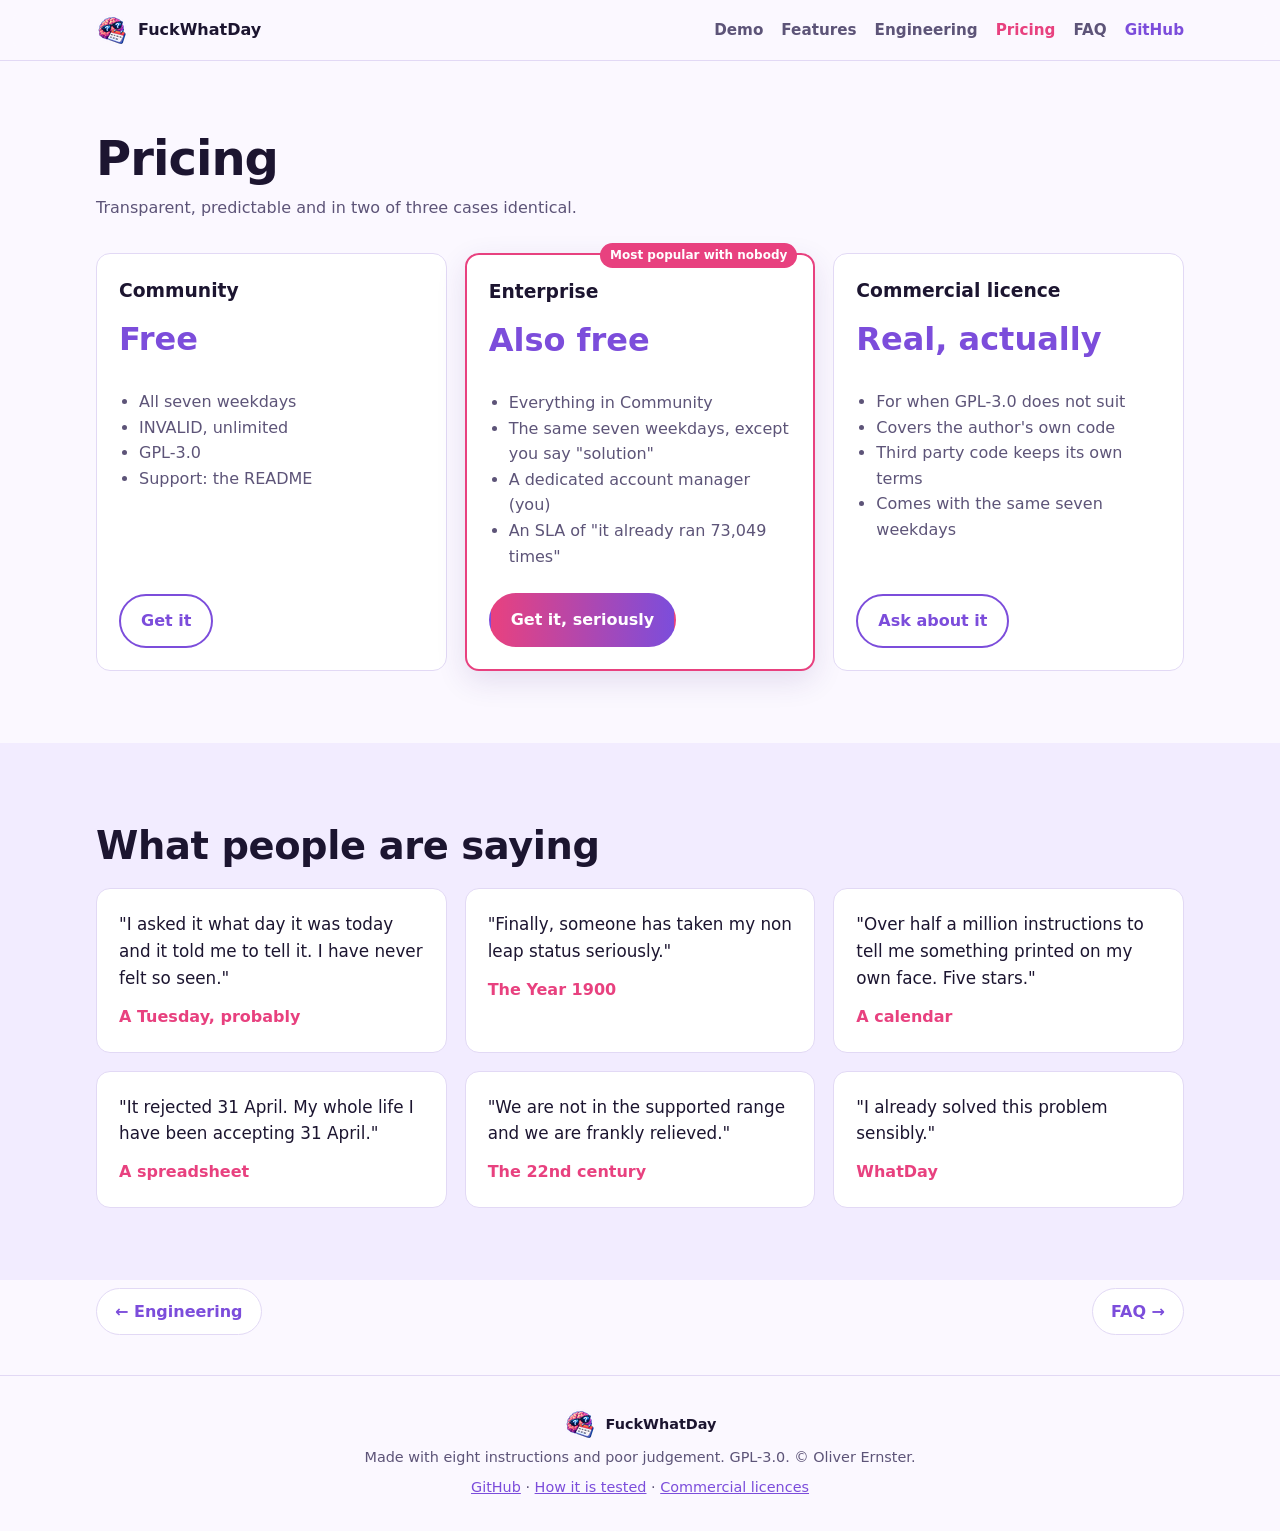
<file: docs/pricing.html>
<!doctype html>
<html lang="en-GB">
<head>
  <meta charset="utf-8">
  <meta name="viewport" content="width=device-width, initial-scale=1">
  <title>Pricing | FuckWhatDay</title>
  <meta name="description" content="Transparent, predictable and in two of three cases identical.">
  <link rel="icon" type="image/png" sizes="32x32" href="img/favicon-32.png">
  <link rel="apple-touch-icon" href="img/apple-touch-icon.png">
  <meta property="og:title" content="Pricing | FuckWhatDay">
  <meta property="og:description" content="Transparent, predictable and in two of three cases identical.">
  <meta property="og:image" content="https://ernster.dev/FuckWhatDay/img/icon-320.png">
  <link rel="canonical" href="https://ernster.dev/FuckWhatDay/pricing.html">
  <meta name="robots" content="index, follow, max-image-preview:large, max-snippet:-1, max-video-preview:-1">
  <meta property="og:type" content="website">
  <meta property="og:site_name" content="FuckWhatDay">
  <meta property="og:url" content="https://ernster.dev/FuckWhatDay/pricing.html">
  <meta property="og:image:type" content="image/png">
  <meta property="og:image:width" content="320">
  <meta property="og:image:height" content="320">
  <meta property="og:image:alt" content="FuckWhatDay app icon">
  <meta property="og:locale" content="en_GB">
  <meta name="twitter:card" content="summary">
  <meta name="twitter:title" content="Pricing | FuckWhatDay">
  <meta name="twitter:description" content="Transparent, predictable and in two of three cases identical.">
  <meta name="twitter:image" content="https://ernster.dev/FuckWhatDay/img/icon-320.png">
  <meta name="twitter:image:alt" content="FuckWhatDay app icon">
  <link rel="stylesheet" href="style.css">
  <script>window.goatcounter = {path: function (p) { return location.host + p }}</script>
  <script data-goatcounter="https://oernster.goatcounter.com/count" async src="https://gc.zgo.at/count.js"></script>
</head>
<body>
<!-- Generated by tools/site.py from site/layout.html and site/pages; edit those. -->

<header class="nav">
  <div class="wrap nav-inner">
    <a class="brand" href="index.html">
      <img src="img/favicon-32.png" width="32" height="32" alt="">
      <span>FuckWhatDay</span>
    </a>
    <nav class="nav-links" aria-label="Pages">
      <a href="demo.html">Demo</a>
      <a href="features.html">Features</a>
      <a href="engineering.html">Engineering</a>
      <a href="pricing.html" aria-current="page">Pricing</a>
      <a href="faq.html">FAQ</a>
      <a class="nav-cta" href="https://github.com/oernster/FuckWhatDay">GitHub</a>
    </nav>
  </div>
</header>

<main>
<section class="section page-head pricing">
  <div class="wrap">
    <h1>Pricing</h1>
    <p class="section-lede">Transparent, predictable and in two of three cases identical.</p>
    <div class="price-grid">
      <article class="price">
        <h3>Community</h3>
        <p class="price-amount">Free</p>
        <ul>
          <li>All seven weekdays</li>
          <li>INVALID, unlimited</li>
          <li>GPL-3.0</li>
          <li>Support: the README</li>
        </ul>
        <a class="button ghost" href="https://github.com/oernster/FuckWhatDay">Get it</a>
      </article>
      <article class="price featured">
        <p class="badge">Most popular with nobody</p>
        <h3>Enterprise</h3>
        <p class="price-amount">Also free</p>
        <ul>
          <li>Everything in Community</li>
          <li>The same seven weekdays, except you say "solution"</li>
          <li>A dedicated account manager (you)</li>
          <li>An SLA of "it already ran 73,049 times"</li>
        </ul>
        <a class="button primary" href="https://github.com/oernster/FuckWhatDay">Get it, seriously</a>
      </article>
      <article class="price">
        <h3>Commercial licence</h3>
        <p class="price-amount">Real, actually</p>
        <ul>
          <li>For when GPL-3.0 does not suit</li>
          <li>Covers the author's own code</li>
          <li>Third party code keeps its own terms</li>
          <li>Comes with the same seven weekdays</li>
        </ul>
        <a class="button ghost" href="https://ernster.dev/commercial-licensing.html">Ask about it</a>
      </article>
    </div>
  </div>
</section>

<section class="section testimonials">
  <div class="wrap">
    <h2>What people are saying</h2>
    <div class="quote-grid">
      <figure class="quote">
        <blockquote>"I asked it what day it was today and it told me to tell it. I have never felt so seen."</blockquote>
        <figcaption>A Tuesday, probably</figcaption>
      </figure>
      <figure class="quote">
        <blockquote>"Finally, someone has taken my non leap status seriously."</blockquote>
        <figcaption>The Year 1900</figcaption>
      </figure>
      <figure class="quote">
        <blockquote>"Over half a million instructions to tell me something printed on my own face. Five stars."</blockquote>
        <figcaption>A calendar</figcaption>
      </figure>
      <figure class="quote">
        <blockquote>"It rejected 31 April. My whole life I have been accepting 31 April."</blockquote>
        <figcaption>A spreadsheet</figcaption>
      </figure>
      <figure class="quote">
        <blockquote>"We are not in the supported range and we are frankly relieved."</blockquote>
        <figcaption>The 22nd century</figcaption>
      </figure>
      <figure class="quote">
        <blockquote>"I already solved this problem sensibly."</blockquote>
        <figcaption>WhatDay</figcaption>
      </figure>
    </div>
  </div>
</section>
</main>

<nav class="pager wrap" aria-label="Next and previous page">
    <a class="pager-prev" href="engineering.html">&larr; Engineering</a>
    <a class="pager-next" href="faq.html">FAQ &rarr;</a>
</nav>

<footer class="footer">
  <div class="wrap footer-inner">
    <div class="brand">
      <img src="img/favicon-32.png" width="32" height="32" alt="">
      <span>FuckWhatDay</span>
    </div>
    <p>Made with eight instructions and poor judgement. GPL-3.0. &copy; Oliver Ernster.</p>
    <p><a href="https://github.com/oernster/FuckWhatDay">GitHub</a> &middot; <a href="https://github.com/oernster/FuckWhatDay/blob/main/TESTING.md">How it is tested</a> &middot; <a href="https://ernster.dev/commercial-licensing.html">Commercial licences</a></p>
  </div>
</footer>


</body>
</html>
</file>
<file: docs/style.css>
/* FuckWhatDay site. Every colour lives in the tokens below. */

:root {
  --bg: #fbf8ff;
  --bg-alt: #f2ecff;
  --surface: #ffffff;
  --text: #1c1530;
  --muted: #5d5478;
  --border: #e2d9f5;
  --pink: #e8417f;
  --purple: #7c4ddb;
  --blue: #2f6fe0;
  --red: #e5483b;
  --green: #1f9d63;
  --amber: #e5a019;
  --terminal-bg: #120d24;
  --terminal-text: #e9e3ff;
  --terminal-muted: #9b90c2;
  --shadow: 0 10px 30px rgba(60, 30, 120, 0.12);
  --radius: 14px;
  --mono: ui-monospace, "Cascadia Code", "SFMono-Regular", Consolas, monospace;
  --sans: system-ui, -apple-system, "Segoe UI", Roboto, sans-serif;
  color-scheme: light;
}

@media (prefers-color-scheme: dark) {
  :root {
    --bg: #0e0a1d;
    --bg-alt: #151029;
    --surface: #1b1534;
    --text: #efeaff;
    --muted: #a99fcc;
    --border: #2d2550;
    --pink: #ff6fa5;
    --purple: #a580ff;
    --blue: #6a9cff;
    --red: #ff6b5e;
    --green: #47d18f;
    --amber: #ffc34d;
    --terminal-bg: #08051a;
    --shadow: 0 10px 30px rgba(0, 0, 0, 0.45);
    color-scheme: dark;
  }
}

* { box-sizing: border-box; }

html { scroll-behavior: smooth; }

body {
  margin: 0;
  background: var(--bg);
  color: var(--text);
  font-family: var(--sans);
  line-height: 1.6;
  overflow-x: hidden;
}

a { color: var(--purple); }
code { font-family: var(--mono); font-size: 0.92em; }

.wrap { max-width: 1120px; margin: 0 auto; padding: 0 16px; }
.wrap.narrow { max-width: 780px; }

.gradient-text {
  background: linear-gradient(90deg, var(--pink), var(--purple), var(--blue));
  -webkit-background-clip: text;
  background-clip: text;
  color: transparent;
}

/* Navigation */

.nav {
  position: sticky;
  top: 0;
  z-index: 10;
  background: color-mix(in srgb, var(--bg) 85%, transparent);
  backdrop-filter: blur(10px);
  border-bottom: 1px solid var(--border);
}
.nav-inner { display: flex; align-items: center; justify-content: space-between; gap: 16px; min-height: 60px; flex-wrap: wrap; }
.brand { display: inline-flex; align-items: center; gap: 10px; font-weight: 800; color: var(--text); text-decoration: none; }
.nav-links { display: flex; gap: 18px; flex-wrap: wrap; align-items: center; }
.nav-links a { color: var(--muted); text-decoration: none; font-weight: 600; font-size: 0.95rem; }
.nav-links a:hover { color: var(--text); }
.nav-links .nav-cta { color: var(--purple); }
.nav-links a[aria-current="page"] { color: var(--pink); }

/* Page heads and paging */

.page-head h1 { font-size: clamp(2rem, 5vw, 3rem); margin: 0 0 12px; }
.pager { display: flex; justify-content: space-between; gap: 16px; padding-block: 8px 40px; }
.pager a { font-weight: 700; text-decoration: none; padding: 10px 18px; border: 1px solid var(--border); border-radius: 999px; background: var(--surface); }
.pager-next { margin-left: auto; }

/* Home page tour */

.tour-grid { display: grid; grid-template-columns: repeat(auto-fit, minmax(190px, 1fr)); gap: 16px; }
.tour { display: grid; gap: 6px; padding: 20px; border-radius: var(--radius); border: 1px solid var(--border); background: var(--surface); color: var(--muted); text-decoration: none; box-shadow: var(--shadow); transition: transform 0.15s ease; }
.tour:hover { transform: translateY(-3px); border-color: var(--pink); }
.tour strong { color: var(--text); font-size: 1.1rem; }
.tour-kicker { color: var(--pink); font-weight: 800; font-size: 0.8rem; text-transform: uppercase; letter-spacing: 0.08em; }
@media (prefers-reduced-motion: reduce) { .tour { transition: none; } .tour:hover { transform: none; } }

/* Buttons */

.button {
  display: inline-block;
  padding: 12px 20px;
  border-radius: 999px;
  font-weight: 700;
  text-decoration: none;
  border: 2px solid transparent;
  cursor: pointer;
  font: inherit;
  font-weight: 700;
}
.button.primary { background: linear-gradient(90deg, var(--pink), var(--purple)); color: #fff; }
.button.primary:disabled { opacity: 0.5; cursor: wait; }
.button.ghost { border-color: var(--purple); color: var(--purple); background: transparent; }
.button:focus-visible, .chip:focus-visible, input:focus-visible { outline: 3px solid var(--blue); outline-offset: 2px; }

/* Hero */

.hero { padding: 72px 0 48px; background: radial-gradient(circle at 80% 30%, color-mix(in srgb, var(--pink) 18%, transparent), transparent 55%); }
.hero-inner { display: grid; grid-template-columns: 1.3fr 1fr; gap: 40px; align-items: center; }
.eyebrow { display: inline-block; margin: 0 0 12px; padding: 4px 12px; border-radius: 999px; background: var(--bg-alt); color: var(--purple); font-weight: 700; font-size: 0.85rem; }
h1 { font-size: clamp(2.4rem, 6vw, 4rem); line-height: 1.05; margin: 0 0 20px; letter-spacing: -0.02em; }
.lede { font-size: 1.15rem; color: var(--muted); margin: 0 0 14px; }
.lede.small { font-size: 1rem; font-style: italic; }
.cta-row { display: flex; gap: 12px; flex-wrap: wrap; margin: 24px 0 16px; }
.fineprint { font-size: 0.85rem; color: var(--muted); }
.hero-art { display: flex; justify-content: center; }
.hero-art img { width: min(320px, 70vw); height: auto; filter: drop-shadow(0 20px 40px rgba(124, 77, 219, 0.35)); animation: bob 5s ease-in-out infinite; }
@keyframes bob { 50% { transform: translateY(-10px) rotate(-2deg); } }
@media (prefers-reduced-motion: reduce) { .hero-art img { animation: none; } html { scroll-behavior: auto; } }

/* Trust strip */

.trust { border-block: 1px solid var(--border); background: var(--bg-alt); padding: 20px 0; }
.trust-label { margin: 0 0 8px; text-align: center; color: var(--muted); font-size: 0.85rem; text-transform: uppercase; letter-spacing: 0.08em; }
.trust-logos { list-style: none; margin: 0; padding: 0; display: flex; flex-wrap: wrap; justify-content: center; gap: 10px 28px; }
.trust-logos li { font-weight: 800; color: var(--muted); opacity: 0.8; }

/* Sections */

.section { padding: 72px 0; }
.section:nth-of-type(even) { background: var(--bg-alt); }
h2 { font-size: clamp(1.7rem, 4vw, 2.4rem); margin: 0 0 12px; letter-spacing: -0.01em; }
.section-lede { color: var(--muted); max-width: 70ch; margin: 0 0 32px; }

/* Demo */

/* minmax(0, 1fr): let the column shrink below the tape table's width. */
.demo { display: grid; grid-template-columns: minmax(0, 1fr); gap: 24px; }
.terminal { background: var(--terminal-bg); color: var(--terminal-text); border-radius: var(--radius); box-shadow: var(--shadow); overflow: hidden; }
.terminal-bar { display: flex; align-items: center; gap: 8px; padding: 10px 14px; background: rgba(255, 255, 255, 0.06); }
.dot { width: 12px; height: 12px; border-radius: 50%; }
.dot.red { background: var(--red); }
.dot.amber { background: var(--amber); }
.dot.green { background: var(--green); }
.terminal-title { margin-left: 8px; font-family: var(--mono); color: var(--terminal-muted); font-size: 0.85rem; }
.terminal-body { padding: 20px; font-family: var(--mono); }
.prompt { display: block; color: var(--terminal-muted); margin-bottom: 8px; }
.input-row { display: flex; gap: 10px; flex-wrap: wrap; }
.input-row input {
  flex: 1 1 200px;
  min-width: 0;
  font: inherit;
  font-size: 1.3rem;
  padding: 10px 14px;
  border-radius: 10px;
  border: 1px solid rgba(255, 255, 255, 0.2);
  background: rgba(255, 255, 255, 0.06);
  color: var(--terminal-text);
  letter-spacing: 0.08em;
}
.try-row { display: flex; flex-wrap: wrap; gap: 8px; align-items: center; margin: 14px 0; color: var(--terminal-muted); font-size: 0.9rem; }
.chip { font: inherit; font-size: 0.85rem; padding: 4px 10px; border-radius: 999px; border: 1px solid rgba(255, 255, 255, 0.2); background: transparent; color: var(--terminal-text); cursor: pointer; }
.chip:hover { border-color: var(--pink); }
.chip-today { border-style: dashed; }
.result { font-size: clamp(1.6rem, 5vw, 2.6rem); font-weight: 800; margin: 18px 0; min-height: 1.4em; word-break: break-word; }
.result.is-idle, .result.is-refusal { font-size: 1.05rem; font-weight: 600; color: var(--terminal-muted); }
.result.is-refusal { color: var(--amber); }
.result.is-valid { color: var(--green); }
.result.is-invalid { color: var(--red); }
.demo-stats { display: grid; grid-template-columns: repeat(auto-fit, minmax(160px, 1fr)); gap: 12px; margin: 0; }
.demo-stats div { background: rgba(255, 255, 255, 0.05); border-radius: 10px; padding: 10px 12px; }
.demo-stats dt { color: var(--terminal-muted); font-size: 0.78rem; }
.demo-stats dd { margin: 2px 0 0; font-size: 1.05rem; word-break: break-all; }

.tape { background: var(--surface); border: 1px solid var(--border); border-radius: var(--radius); padding: 16px 20px; }
.tape summary { font-weight: 700; cursor: pointer; }
.tape-note { color: var(--muted); font-size: 0.92rem; }
.table-scroll { overflow-x: auto; }
table { border-collapse: collapse; width: 100%; font-size: 0.9rem; }
th, td { text-align: left; padding: 6px 10px; border-bottom: 1px solid var(--border); }
th { color: var(--muted); font-weight: 600; }
.tape-value { font-family: var(--mono); font-weight: 700; color: var(--muted); }
.tape-value.is-set { color: var(--pink); }
.tape-role { color: var(--muted); }

/* Numbers */

.stat-grid { display: grid; grid-template-columns: repeat(auto-fit, minmax(220px, 1fr)); gap: 16px; }
.stat { background: var(--surface); border: 1px solid var(--border); border-radius: var(--radius); padding: 20px; box-shadow: var(--shadow); }
.stat-value { display: block; font-size: 2.2rem; font-weight: 800; color: var(--purple); font-family: var(--mono); }
.stat-label { color: var(--muted); font-size: 0.95rem; }

/* Features */

.feature-grid, .quote-grid, .price-grid { display: grid; grid-template-columns: repeat(auto-fit, minmax(260px, 1fr)); gap: 18px; }
.feature, .quote, .price { background: var(--surface); border: 1px solid var(--border); border-radius: var(--radius); padding: 22px; margin: 0; }
.feature h3 { margin: 0 0 8px; color: var(--pink); }
.feature p { margin: 0; color: var(--muted); }

/* Benchmarks */

.bars { display: grid; gap: 14px; }
.bar-row { display: grid; grid-template-columns: minmax(180px, 1.4fr) 2fr minmax(140px, 1fr); gap: 14px; align-items: center; }
.bar-label { font-weight: 600; }
.bar { height: 18px; border-radius: 999px; background: var(--border); overflow: hidden; }
.bar-fill { display: block; height: 100%; width: max(var(--w), 6px); border-radius: 999px; }
.bar-fill.fwd { background: var(--green); }
.bar-fill.other { background: var(--blue); }
.bar-fill.worst { background: linear-gradient(90deg, var(--pink), var(--red)); }
.bar-value { color: var(--muted); font-size: 0.9rem; }
.footnote { color: var(--muted); font-style: italic; margin-top: 24px; }

/* How it works */

.pipeline { counter-reset: step; list-style: none; padding: 0; display: grid; gap: 10px; }
.pipeline li { counter-increment: step; background: var(--surface); border: 1px solid var(--border); border-radius: 10px; padding: 12px 16px 12px 56px; position: relative; }
.pipeline li::before { content: counter(step); position: absolute; left: 14px; top: 10px; width: 28px; height: 28px; border-radius: 50%; display: grid; place-items: center; background: var(--purple); color: #fff; font-weight: 800; }

/* Testimonials */

.quote blockquote { margin: 0 0 12px; font-size: 1.05rem; }
.quote figcaption { color: var(--pink); font-weight: 700; }

/* Pricing */

.price { display: flex; flex-direction: column; gap: 8px; position: relative; }
.price h3 { margin: 0; }
.price-amount { font-size: 2rem; font-weight: 800; margin: 0; color: var(--purple); }
.price ul { padding-left: 20px; color: var(--muted); flex: 1; }
.price .button { align-self: flex-start; }
.price.featured { border: 2px solid var(--pink); box-shadow: var(--shadow); }
.badge { position: absolute; top: -12px; right: 16px; margin: 0; background: var(--pink); color: #fff; font-size: 0.75rem; font-weight: 800; padding: 3px 10px; border-radius: 999px; }

/* FAQ */

.faq details { background: var(--surface); border: 1px solid var(--border); border-radius: 10px; padding: 14px 18px; margin-bottom: 10px; }
.faq summary { font-weight: 700; cursor: pointer; }
.faq details p { color: var(--muted); margin: 10px 0 0; }

/* Footer */

.footer { border-top: 1px solid var(--border); padding: 32px 0; color: var(--muted); font-size: 0.9rem; }
.footer-inner { display: grid; gap: 6px; justify-items: center; text-align: center; }
.footer p { margin: 0; }

/* Narrow screens */

@media (max-width: 820px) {
  .hero { padding-top: 40px; }
  .hero-inner { grid-template-columns: 1fr; }
  .hero-art { order: -1; }
  .hero-art img { width: min(200px, 55vw); }
  .nav-links { gap: 12px; }
  .bar-row { grid-template-columns: 1fr; gap: 4px; }
}
</file>
